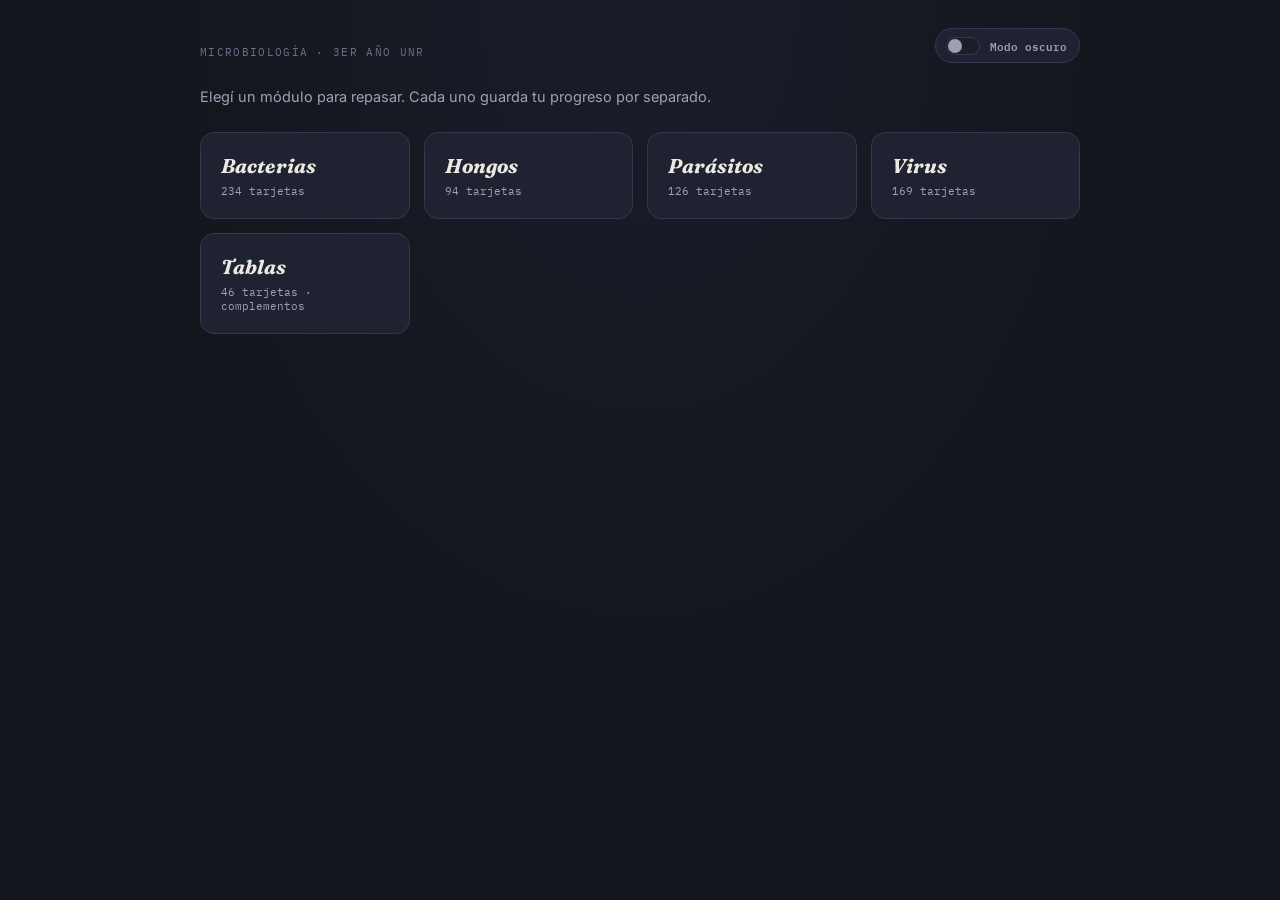
<file: index.html>
<!DOCTYPE html>
<html lang="es">
<head>
<meta charset="UTF-8">
<meta name="viewport" content="width=device-width, initial-scale=1.0">
<title>Microbiología UNR · Repaso</title>
<link rel="stylesheet" href="styles.css">
<script>(function(){try{if(localStorage.getItem('theme')==='light')document.documentElement.setAttribute('data-theme','light');}catch(e){}})();</script>
<style>
  :root{ --cat-a:#a97ce0; }
  .intro{color:var(--ink-dim);font-size:14.5px;line-height:1.6;max-width:60ch;}
</style>
</head>
<body>
<div class="wrap">
  <div class="top">
    <div class="brand">
      <div class="brand-eyebrow">Microbiología · 3er año UNR</div>
    </div>
  </div>
  <p class="intro">Elegí un módulo para repasar. Cada uno guarda tu progreso por separado.</p>

  <div class="hub-grid">
    <a class="hub-card" href="bacterias.html" data-module="bacterias">
      <h3>Bacterias</h3>
      <p class="hub-count">… tarjetas</p>
    </a>
    <a class="hub-card" href="hongos.html" data-module="hongos">
      <h3>Hongos</h3>
      <p class="hub-count">… tarjetas</p>
    </a>
    <a class="hub-card" href="parasitos.html" data-module="parasitos">
      <h3>Parásitos</h3>
      <p class="hub-count">… tarjetas</p>
    </a>
    <a class="hub-card" href="virus.html" data-module="virus">
      <h3>Virus</h3>
      <p class="hub-count">… tarjetas</p>
    </a>
    <a class="hub-card" href="tablas.html" data-module="tablas" data-suffix=" · complementos">
      <h3>Tablas</h3>
      <p class="hub-count">… tarjetas · complementos</p>
    </a>
  </div>

  <div class="footer-note"></div>
</div>
<script src="theme.js"></script>
<script>
(function () {
  function loadModule(name) {
    return new Promise(function (resolve, reject) {
      var s = document.createElement('script');
      s.src = 'data/' + name + '.js';
      s.onload = function () {
        var m = window.MODULE || {};
        var n = (m.cards || []).length + (m.mc || []).length;
        s.remove();
        resolve(n);
      };
      s.onerror = function () {
        s.remove();
        reject(new Error('No se pudo cargar ' + name));
      };
      document.head.appendChild(s);
    });
  }

  // Secuencial: cada data/*.js escribe window.MODULE y no pueden solaparse.
  (async function () {
    var cards = document.querySelectorAll('.hub-card[data-module]');
    for (var i = 0; i < cards.length; i++) {
      var card = cards[i];
      var name = card.getAttribute('data-module');
      var countEl = card.querySelector('.hub-count');
      var suffix = card.getAttribute('data-suffix') || '';
      try {
        var n = await loadModule(name);
        countEl.textContent = n + ' tarjetas' + suffix;
      } catch (e) {
        countEl.textContent = '— tarjetas' + suffix;
      }
    }
    delete window.MODULE;
  })();
})();
</script>
</body>
</html>
</file>
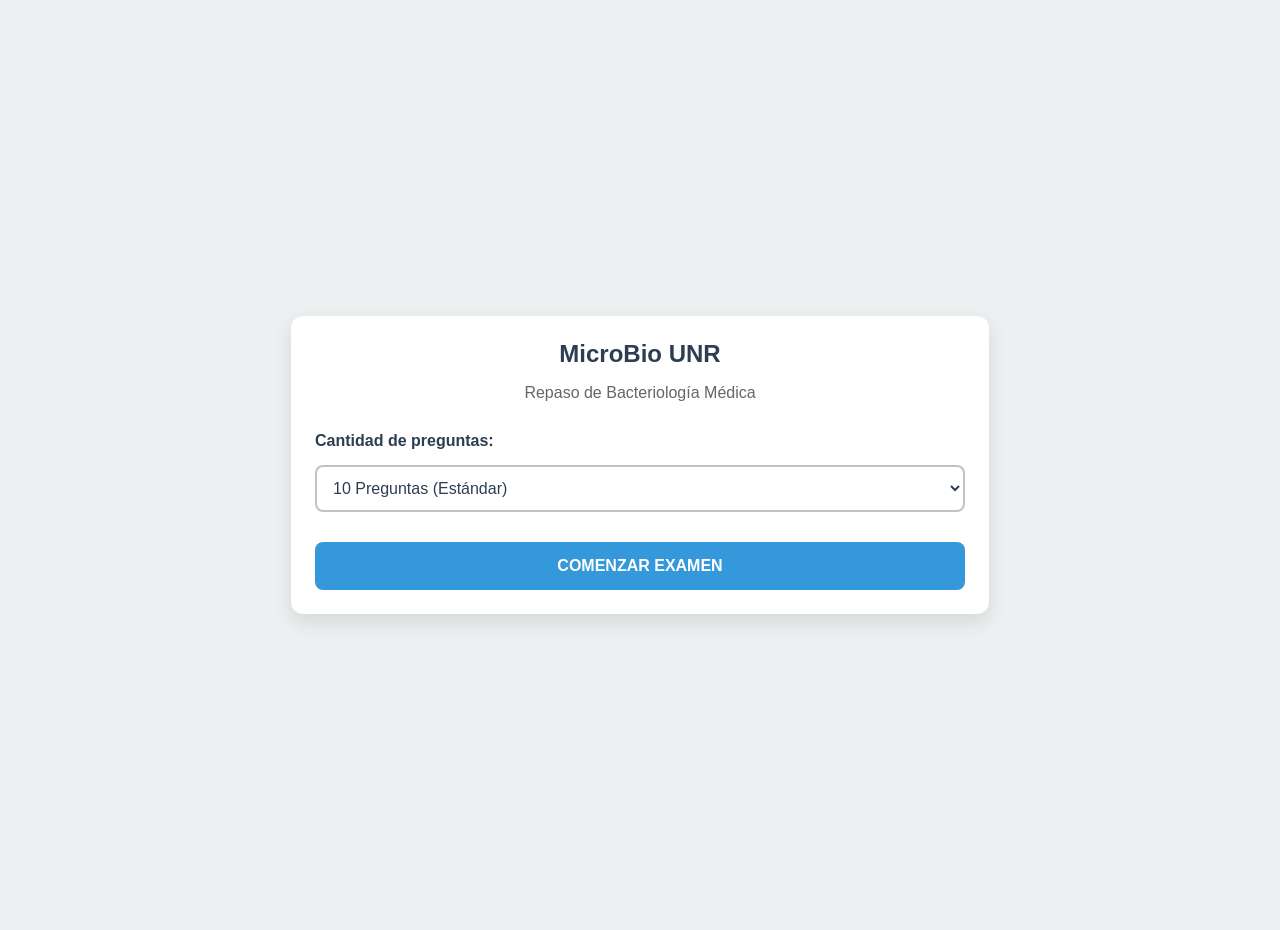
<file: ai_studio_code (4).html>
<!DOCTYPE html>
<html lang="es">
<head>
    <meta charset="UTF-8">
    <meta name="viewport" content="width=device-width, initial-scale=1.0">
    <title>MicroBio UNR - Trainer AI</title>
    <style>
        :root {
            --primary-color: #2c3e50;
            --accent-color: #3498db;
            --clinical-color: #e67e22;
            --bg-color: #ecf0f1;
            --text-color: #2c3e50;
            --correct-color: #27ae60;
            --wrong-color: #c0392b;
            --ai-color: #8e44ad; /* Color violeta para IA */
            --card-bg: #ffffff;
        }

        body {
            font-family: 'Segoe UI', 'Roboto', Helvetica, Arial, sans-serif;
            background-color: var(--bg-color);
            color: var(--text-color);
            display: flex;
            flex-direction: column;
            align-items: center;
            justify-content: center;
            min-height: 100vh;
            margin: 0;
            padding: 15px;
        }

        .container {
            background: var(--card-bg);
            padding: 1.5rem;
            border-radius: 12px;
            box-shadow: 0 8px 20px rgba(0,0,0,0.1);
            max-width: 650px;
            width: 100%;
            text-align: center;
            position: relative;
        }

        /* --- Header --- */
        .header-bar {
            display: flex;
            justify-content: space-between;
            align-items: center;
            border-bottom: 2px solid #f0f0f0;
            padding-bottom: 15px;
            margin-bottom: 20px;
        }

        h1 { font-size: 1.5rem; color: var(--primary-color); margin: 0; }
        
        .score-badge { 
            background: var(--primary-color); 
            color: white; 
            padding: 5px 12px; 
            border-radius: 15px; 
            font-size: 0.9rem; 
            font-weight: bold;
        }

        /* --- Configuración --- */
        .config-box {
            display: flex;
            flex-direction: column;
            gap: 15px;
            margin: 20px 0;
        }

        select {
            padding: 12px;
            font-size: 1rem;
            border: 2px solid #bdc3c7;
            border-radius: 8px;
            background-color: white;
            color: var(--text-color);
            width: 100%;
            cursor: pointer;
        }

        /* --- Quiz UI --- */
        .badge-type {
            display: inline-block;
            padding: 5px 12px;
            border-radius: 20px;
            font-size: 0.8rem;
            font-weight: bold;
            text-transform: uppercase;
            letter-spacing: 1px;
            margin-bottom: 10px;
        }

        .type-theory { background: var(--accent-color); color: white; }
        .type-clinical { background: var(--clinical-color); color: white; }

        .question-content { margin: 20px 0; }

        .main-text {
            font-size: 1.3rem;
            font-weight: 600;
            margin-bottom: 10px;
            color: #2c3e50;
        }

        .sub-text {
            font-size: 1.1rem;
            font-style: italic;
            color: #555;
            min-height: 1.5em;
        }

        /* --- Botones de Opción --- */
        .options-grid {
            display: grid;
            grid-template-columns: 1fr;
            gap: 12px;
            margin-top: 20px;
        }

        @media (min-width: 500px) { .options-grid { grid-template-columns: 1fr 1fr; } }

        button.option-btn {
            padding: 15px;
            font-size: 1rem;
            border: 2px solid #bdc3c7;
            border-radius: 8px;
            background: white;
            cursor: pointer;
            color: #34495e;
            transition: all 0.2s;
            font-weight: 600;
            display: flex;
            align-items: center;
            justify-content: center;
            width: 100%;
        }

        button.option-btn:hover:not([disabled]) {
            background-color: #e8f6fd;
            border-color: var(--accent-color);
            transform: translateY(-2px);
        }

        button.correct { background-color: var(--correct-color) !important; color: white !important; border-color: var(--correct-color) !important; }
        button.wrong { background-color: var(--wrong-color) !important; color: white !important; border-color: var(--wrong-color) !important; opacity: 0.8; }

        /* --- Botones de Acción (Inicio, Siguiente, IA) --- */
        .action-btn {
            background-color: var(--accent-color);
            color: white;
            border: none;
            padding: 15px;
            font-size: 1rem;
            border-radius: 8px;
            width: 100%;
            margin-top: 10px;
            cursor: pointer;
            font-weight: bold;
        }
        
        .action-btn:hover { background-color: #2980b9; }

        /* Botón de IA específico */
        .ai-btn {
            background: linear-gradient(45deg, #8e44ad, #9b59b6);
            color: white;
            margin-top: 10px;
            display: none; /* Oculto por defecto */
            border: none;
            cursor: pointer;
            padding: 12px;
            border-radius: 8px;
            font-weight: bold;
            width: 100%;
            transition: transform 0.2s;
        }

        .ai-btn:hover {
            transform: scale(1.02);
            box-shadow: 0 4px 15px rgba(142, 68, 173, 0.4);
        }

        /* --- Feedback y Errores --- */
        .feedback-area {
            margin-top: 15px;
            padding: 10px;
            border-radius: 8px;
            background: #f8f9fa;
            display: none;
        }
        
        .feedback-visible { display: block; animation: fadeIn 0.3s; }

        .mistakes-container {
            margin-top: 20px;
            text-align: left;
            background-color: #fff5f5;
            border: 1px solid #ffcccc;
            border-radius: 8px;
            padding: 15px;
        }

        .mistakes-list {
            padding-left: 25px;
            margin: 10px 0 0 0;
            color: #c0392b;
        }
        
        .mistakes-list li { margin-bottom: 8px; }

        .hide { display: none; }
        @keyframes fadeIn { from { opacity: 0; } to { opacity: 1; } }

    </style>
</head>
<body>

    <!-- PANTALLA DE INICIO -->
    <div class="container" id="start-screen">
        <h1>MicroBio UNR</h1>
        <p style="color: #666; margin-bottom: 30px;">Repaso de Bacteriología Médica</p>
        
        <div class="config-box">
            <label for="q-count-select" style="font-weight: bold; text-align: left;">Cantidad de preguntas:</label>
            <select id="q-count-select">
                <option value="5">5 Preguntas (Rápido)</option>
                <option value="10" selected>10 Preguntas (Estándar)</option>
                <option value="15">15 Preguntas</option>
                <option value="20">20 Preguntas</option>
                <option value="999">Todas las posibles</option>
            </select>
        </div>

        <button class="action-btn" onclick="initGame()">COMENZAR EXAMEN</button>
    </div>

    <!-- PANTALLA DE JUEGO -->
    <div class="container hide" id="game-container">
        <div class="header-bar">
            <h1>MicroBio UNR</h1>
            <div class="score-badge">
                <span id="question-counter">1/10</span> | <span id="score-display">Pts: 0</span>
            </div>
        </div>

        <!-- Área de la pregunta -->
        <div id="quiz-area">
            <span id="question-badge" class="badge-type type-theory">Teoría</span>
            
            <div class="question-content">
                <div id="primary-display" class="main-text">S. aureus</div>
                <div id="secondary-display" class="sub-text">¿Es catalasa positivo?</div>
            </div>
            
            <div class="options-grid" id="options-container">
                <!-- Botones JS -->
            </div>
        </div>

        <div id="feedback-area" class="feedback-area">
            <strong id="feedback-title"></strong>
            <p id="feedback-detail" style="margin: 5px 0 0 0; font-size: 0.95rem;"></p>
            
            <!-- BOTÓN DE INTELIGENCIA ARTIFICIAL -->
            <button id="ai-btn" class="ai-btn" onclick="askAI()">✨ Explicar con IA</button>
        </div>
        
        <button id="next-btn" class="action-btn" style="display: none;" onclick="nextQuestion()">Siguiente →</button>
    </div>

    <!-- PANTALLA FINAL -->
    <div class="container hide" id="end-screen">
        <h1 style="margin-bottom: 10px;">Resultados</h1>
        <div style="font-size: 3rem; font-weight: bold; color: var(--accent-color);" id="final-score">0%</div>
        <p id="final-message" style="font-size: 1.1rem; font-weight: bold;"></p>

        <div id="mistakes-container" class="mistakes-container hide">
            <h3 style="margin: 0; color: #c0392b; font-size: 1rem;">Temas a repasar:</h3>
            <ul id="mistakes-list" class="mistakes-list"></ul>
        </div>

        <button class="action-btn" onclick="showStartScreen()">Volver al Inicio</button>
    </div>

    <script>
        /* --- BASE DE DATOS --- */
        const microbios = [
            { nombre: "Staphylococcus aureus", gram: "Gram Positivo", catalasa: "Positivo", coagulasa: "Positivo", caso: "Paciente con forúnculo cutáneo y absceso. Muestra purulenta muestra cocos en racimos." },
            { nombre: "Staphylococcus epidermidis", gram: "Gram Positivo", coagulasa: "Negativo", caso: "Infección de catéter. Hemocultivo positivo para cocos en racimos, coagulasa negativo." },
            { nombre: "Staphylococcus saprophyticus", gram: "Gram Positivo", caso: "Mujer joven con disuria. Urocultivo: Cocos G+ resistentes a Novobiocina." },
            { nombre: "Streptococcus pyogenes", gram: "Gram Positivo", hemolisis: "Beta hemolítico", prueba: "Sensible a Bacitracina", caso: "Faringitis purulenta. Exudado con cocos en cadenas beta-hemolíticos." },
            { nombre: "Streptococcus pneumoniae", gram: "Gram Positivo", forma: "Diplococo lanceolado", capsula: "Positivo (Quellung +)", caso: "Neumonía y rigidez de nuca. LCR con diplococos Gram positivos lanceolados." },
            { nombre: "Neisseria meningitidis", gram: "Gram Negativo", forma: "Diplococo (grano café)", metabolismo: "Fermenta Maltosa y Glucosa", caso: "Petequias, fiebre brusca y cefalea intensa." },
            { nombre: "Neisseria gonorrhoeae", gram: "Gram Negativo", forma: "Diplococo intracelular", caso: "Secreción uretral purulenta. Gram: diplococos G- dentro de neutrófilos." },
            { nombre: "Escherichia coli", gram: "Gram Negativo", fermentacion: "Lactosa Positivo", prueba: "Indol Positivo", caso: "Infección urinaria. Bacilo G- fermentador de lactosa (rosa en MacConkey)." },
            { nombre: "Pseudomonas aeruginosa", gram: "Gram Negativo", oxidasa: "Positivo", olor: "Frutas/Uvas", caso: "Paciente quemado, herida con pus verdoso y olor dulzón." },
            { nombre: "Treponema pallidum", tincion: "Campo Oscuro", lesion: "Chancro duro", caso: "Úlcera genital indolora. Espiroqueta visible solo en campo oscuro." },
            { nombre: "Mycobacterium tuberculosis", tincion: "Ziehl-Neelsen (BAAR)", cultivo: "Lowenstein-Jensen", caso: "Tos crónica, pérdida de peso, sudoración. Rx con cavitación apical." },
            { nombre: "Clostridium tetani", gram: "Gram Positivo", forma: "Bacilo en palillo de tambor", caso: "Herida punzante, trismo y risa sardónica." },
            { nombre: "Vibrio cholerae", gram: "Gram Negativo", forma: "Bacilo curvo (coma)", caso: "Diarrea 'agua de arroz' tras comer mariscos." },
            { nombre: "Haemophilus influenzae", gram: "Gram Negativo", cultivo: "Agar Chocolate (X y V)", caso: "Epiglotitis en niño no vacunado." },
            { nombre: "Brucella spp.", gram: "Gram Negativo", cultivo: "Hemocultivo (lento)", caso: "Fiebre ondulante, trabajador rural en contacto con ganado." },
            { nombre: "Klebsiella pneumoniae", gram: "Gram Negativo", fermentacion: "Lactosa Positivo", motilidad: "Inmóvil", caso: "Neumonía en alcohólico, esputo jalea de grosella." },
            { nombre: "Proteus mirabilis", gram: "Gram Negativo", prueba: "Ureasa Positivo", caracteristica: "Swarming", caso: "Infección urinaria asociada a cálculos de estruvita." }
        ];

        /* --- VARIABLES GLOBALES --- */
        let currentQIndex = 0;
        let score = 0;
        let questionsQueue = [];
        let mistakes = []; 
        let maxQuestions = 10;

        /* --- ELEMENTOS DOM --- */
        const ui = {
            startScreen: document.getElementById('start-screen'),
            gameContainer: document.getElementById('game-container'),
            endScreen: document.getElementById('end-screen'),
            selectCount: document.getElementById('q-count-select'),
            badge: document.getElementById('question-badge'),
            primary: document.getElementById('primary-display'),
            secondary: document.getElementById('secondary-display'),
            options: document.getElementById('options-container'),
            feedbackArea: document.getElementById('feedback-area'),
            feedbackTitle: document.getElementById('feedback-title'),
            feedbackDetail: document.getElementById('feedback-detail'),
            nextBtn: document.getElementById('next-btn'),
            aiBtn: document.getElementById('ai-btn'), // Nuevo botón IA
            counter: document.getElementById('question-counter'),
            score: document.getElementById('score-display'),
            finalScore: document.getElementById('final-score'),
            finalMsg: document.getElementById('final-message'),
            mistakesContainer: document.getElementById('mistakes-container'),
            mistakesList: document.getElementById('mistakes-list')
        };

        /* --- FLUJO DEL JUEGO --- */

        function showStartScreen() {
            ui.gameContainer.classList.add('hide');
            ui.endScreen.classList.add('hide');
            ui.startScreen.classList.remove('hide');
        }

        function initGame() {
            const val = ui.selectCount.value;
            maxQuestions = parseInt(val);
            ui.startScreen.classList.add('hide');
            ui.gameContainer.classList.remove('hide');
            startGameLogic();
        }

        function startGameLogic() {
            score = 0;
            currentQIndex = 0;
            mistakes = [];
            ui.score.innerText = "Pts: 0";
            generateQuestionQueue();
            loadQuestion();
        }

        function generateQuestionQueue() {
            questionsQueue = [];
            let limit = (maxQuestions === 999) ? 30 : maxQuestions;

            for (let i = 0; i < limit; i++) {
                const randomMicrobe = microbios[Math.floor(Math.random() * microbios.length)];
                const isClinical = Math.random() > 0.5 && randomMicrobe.caso;
                
                if (isClinical) {
                    questionsQueue.push({
                        type: 'clinical',
                        microbe: randomMicrobe,
                        text: randomMicrobe.caso,
                        correctAnswer: randomMicrobe.nombre
                    });
                } else {
                    const keys = Object.keys(randomMicrobe).filter(k => k !== 'nombre' && k !== 'caso');
                    const randomKey = keys[Math.floor(Math.random() * keys.length)];
                    questionsQueue.push({
                        type: 'theory',
                        microbe: randomMicrobe,
                        key: randomKey,
                        correctAnswer: randomMicrobe[randomKey]
                    });
                }
            }
            maxQuestions = questionsQueue.length;
        }

        function loadQuestion() {
            if (currentQIndex >= maxQuestions) {
                endGame();
                return;
            }

            const q = questionsQueue[currentQIndex];
            ui.counter.innerText = `${currentQIndex + 1}/${maxQuestions}`;
            ui.feedbackArea.classList.remove('feedback-visible');
            ui.feedbackArea.style.display = 'none';
            ui.nextBtn.style.display = "none";
            ui.aiBtn.style.display = "none"; // Ocultar botón IA al cargar
            ui.options.innerHTML = "";

            if (q.type === 'clinical') {
                ui.badge.className = "badge-type type-clinical";
                ui.badge.innerText = "Caso Clínico";
                ui.primary.innerText = "Diagnóstico Presuntivo";
                ui.primary.style.fontSize = "1.1rem";
                ui.secondary.innerText = q.text;
                renderOptions(getMicrobeNamesDistractors(q.correctAnswer), q.correctAnswer);
            } else {
                ui.badge.className = "badge-type type-theory";
                ui.badge.innerText = "Teoría";
                ui.primary.innerText = q.microbe.nombre;
                ui.primary.style.fontSize = "1.3rem";
                ui.secondary.innerText = formatQuestionText(q.key);
                renderOptions(getPropertyDistractors(q.key, q.correctAnswer), q.correctAnswer);
            }
        }

        function renderOptions(optionsList, correct) {
            const shuffled = [...optionsList, correct].sort(() => Math.random() - 0.5);
            shuffled.forEach(opt => {
                const btn = document.createElement('button');
                btn.innerText = opt;
                btn.className = 'option-btn';
                btn.onclick = () => checkAnswer(btn, opt, correct);
                ui.options.appendChild(btn);
            });
        }

        function checkAnswer(btn, selected, correct) {
            const btns = ui.options.querySelectorAll('button.option-btn');
            btns.forEach(b => b.disabled = true);
            const q = questionsQueue[currentQIndex];

            ui.feedbackArea.style.display = 'block';
            ui.feedbackArea.classList.add('feedback-visible');

            if (selected === correct) {
                btn.classList.add('correct');
                ui.feedbackTitle.innerText = "¡Correcto!";
                ui.feedbackTitle.style.color = "var(--correct-color)";
                ui.feedbackDetail.innerText = "";
                score++;
                ui.score.innerText = `Pts: ${score}`;
            } else {
                btn.classList.add('wrong');
                ui.feedbackTitle.innerText = "Incorrecto";
                ui.feedbackTitle.style.color = "var(--wrong-color)";
                ui.feedbackDetail.innerText = `Respuesta: ${correct}`;
                
                btns.forEach(b => {
                    if (b.innerText === correct) b.classList.add('correct');
                });
                
                mistakes.push(`${q.microbe.nombre} (${q.type === 'clinical' ? 'Caso' : q.key})`);
            }
            ui.nextBtn.style.display = "block";
            ui.aiBtn.style.display = "block"; // Mostrar botón IA
        }

        /* --- LÓGICA DE INTELIGENCIA ARTIFICIAL (Gratuita) --- */
        function askAI() {
            const q = questionsQueue[currentQIndex];
            
            let promptText = "";
            
            if (q.type === 'clinical') {
                promptText = `Soy estudiante de medicina. Tengo este caso clínico de microbiología: "${q.text}". La respuesta correcta es "${q.correctAnswer}". Por favor explícame la fisiopatología, por qué es ese microorganismo y descarta las otras posibilidades comunes. Sé breve y didáctico.`;
            } else {
                promptText = `Soy estudiante de medicina. Estoy estudiando microbiología sobre "${q.microbe.nombre}". La pregunta es sobre "${q.key}" y la respuesta correcta es "${q.correctAnswer}". Explícame por qué tiene esa característica y su importancia clínica.`;
            }

            // Codificar para URL
            const encodedPrompt = encodeURIComponent(promptText);
            
            // Usar ChatGPT (funciona directo si el usuario está logueado o en modo invitado)
            const url = `https://chatgpt.com/?q=${encodedPrompt}`;
            
            // Alternativa: Si prefieres Perplexity (mejor para datos puros), descomenta abajo:
            // const url = `https://www.perplexity.ai/?q=${encodedPrompt}`;

            window.open(url, '_blank');
        }

        function nextQuestion() {
            currentQIndex++;
            loadQuestion();
        }

        /* --- HELPERS --- */
        function formatQuestionText(key) {
            const map = { gram: "¿Reacción al Gram?", catalasa: "¿Catalasa?", coagulasa: "¿Coagulasa?", oxidasa: "¿Oxidasa?", hemolisis: "¿Hemólisis?", fermentacion: "¿Fermentación?", cultivo: "¿Medio de cultivo?", tincion: "¿Tinción?", motilidad: "¿Movilidad?", espora: "¿Espora?", capsula: "¿Cápsula?", prueba: "¿Prueba Bioquímica?", metabolismo: "¿Metabolismo?" };
            return map[key] || `¿${key.charAt(0).toUpperCase() + key.slice(1)}?`;
        }

        function getMicrobeNamesDistractors(correct) {
            const all = microbios.map(m => m.nombre).filter(n => n !== correct);
            return [...new Set(all)].sort(() => 0.5 - Math.random()).slice(0, 3);
        }

        function getPropertyDistractors(key, correct) {
            let pool = [];
            if(key === 'gram') pool = ["Gram Positivo", "Gram Negativo", "Gram Variable"];
            else if(['catalasa','coagulasa','oxidasa','motilidad','capsula'].includes(key)) pool = ["Positivo", "Negativo"];
            else {
                pool = microbios.map(m => m[key]).filter(v => v && v !== correct);
                if(pool.length < 3) pool.push("No aplica", "Variable");
            }
            return [...new Set(pool)].sort(() => 0.5 - Math.random()).slice(0, 3);
        }

        function endGame() {
            ui.gameContainer.classList.add('hide');
            ui.endScreen.classList.remove('hide');
            
            const percentage = Math.round((score / maxQuestions) * 100);
            ui.finalScore.innerText = `${percentage}%`;
            
            if(percentage >= 60) ui.finalMsg.innerText = "¡Aprobado!"; 
            else ui.finalMsg.innerText = "Sigue practicando.";

            if (mistakes.length > 0) {
                ui.mistakesContainer.classList.remove('hide');
                ui.mistakesList.innerHTML = "";
                mistakes.forEach(m => {
                    const li = document.createElement('li');
                    li.innerText = m;
                    ui.mistakesList.appendChild(li);
                });
            } else {
                ui.mistakesContainer.classList.add('hide');
                ui.finalMsg.innerText = "¡Excelente! Sin errores.";
            }
        }
    </script>
</body>
</html>
</file>
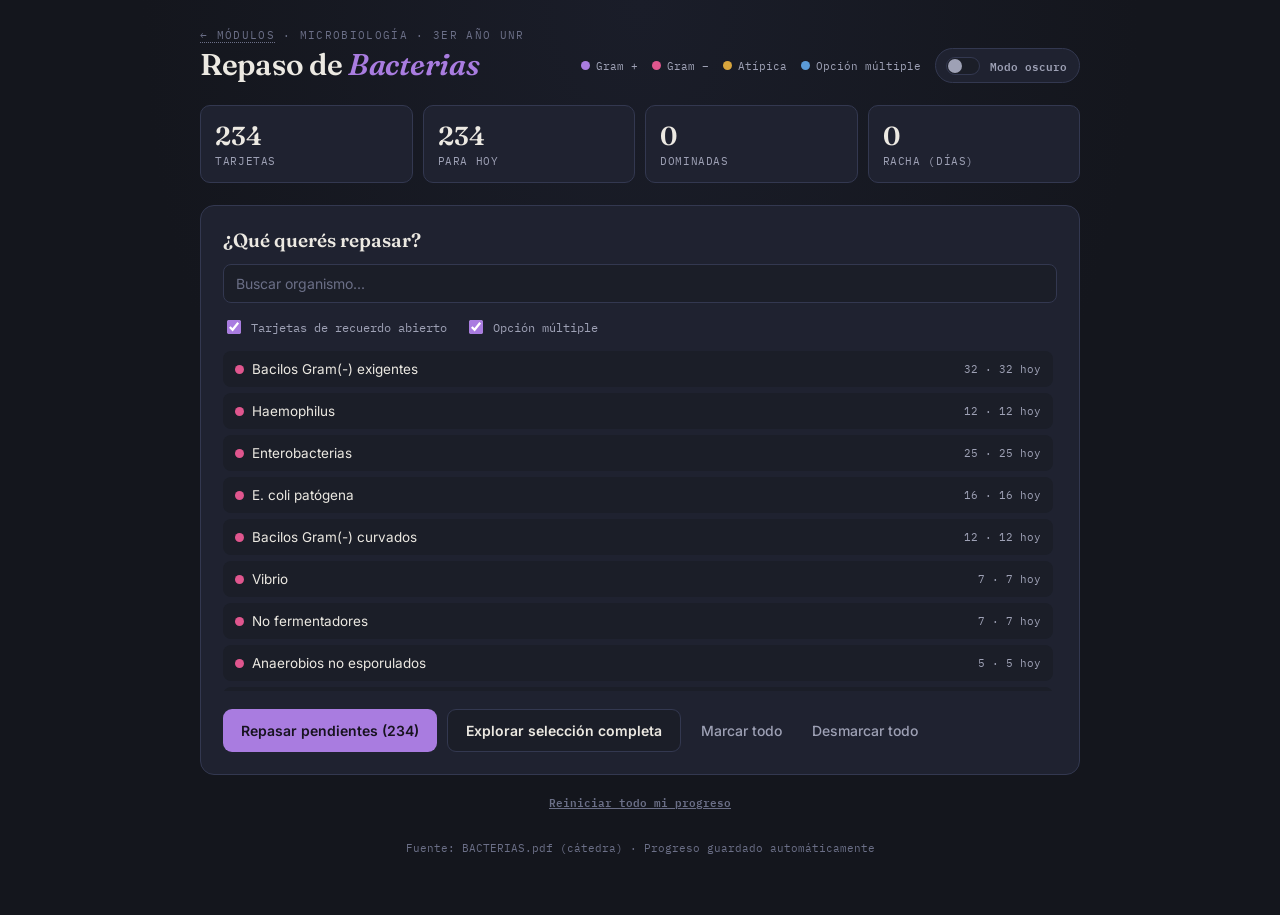
<file: bacterias.html>
<!DOCTYPE html>
<html lang="es">
<head>
<meta charset="UTF-8">
<meta name="viewport" content="width=device-width, initial-scale=1.0">
<title>Microbiología UNR</title>
<link rel="stylesheet" href="styles.css">
<script>(function(){try{if(localStorage.getItem('theme')==='light')document.documentElement.setAttribute('data-theme','light');}catch(e){}})();</script>
</head>
<body>
<div class="wrap">

  <div class="top">
    <div class="brand">
      <div class="brand-eyebrow"><a class="home-link" href="index.html">← Módulos</a> · Microbiología · 3er año UNR</div>
      <h1 id="pageTitle">Repaso</h1>
    </div>
    <div class="legend" id="legend"></div>
  </div>

  <div class="stats">
    <div class="stat"><div class="n" id="statTotal">–</div><div class="l">tarjetas</div></div>
    <div class="stat"><div class="n" id="statDue">–</div><div class="l">para hoy</div></div>
    <div class="stat"><div class="n" id="statMastered">–</div><div class="l">dominadas</div></div>
    <div class="stat"><div class="n" id="statStreak">–</div><div class="l">racha (días)</div></div>
  </div>

  <div id="home">
    <div class="panel">
      <h2>¿Qué querés repasar?</h2>
      <input class="search" id="searchBox" placeholder="Buscar organismo...">
      <div class="toggle-row">
        <label class="toggle-chip"><input type="checkbox" id="toggleOpen" checked> Tarjetas de recuerdo abierto</label>
        <label class="toggle-chip"><input type="checkbox" id="toggleMC" checked> Opción múltiple</label>
      </div>
      <div class="group-list" id="groupList"></div>
      <div class="actions">
        <button class="btn-primary" id="btnStudyDue">Repasar pendientes (<span id="dueCount">0</span>)</button>
        <button class="btn-secondary" id="btnStudyAll">Explorar selección completa</button>
        <button class="btn-ghost" id="btnSelectAll">Marcar todo</button>
        <button class="btn-ghost" id="btnSelectNone">Desmarcar todo</button>
      </div>
    </div>
    <div style="text-align:center;">
      <button class="small-link" id="btnReset">Reiniciar todo mi progreso</button>
    </div>
  </div>

  <div id="study">
    <div class="session-bar">
      <span id="sessionLabel">Sesión</span>
      <div class="progress-track"><div class="progress-fill" id="progressFill"></div></div>
      <span id="sessionCount">0 / 0</span>
    </div>

    <div id="openCardWrap">
      <div class="card-stage">
        <div class="card" id="card">
          <div class="face front">
            <div class="stain-wash" id="washFront"></div>
            <div class="tag-row" id="tagsFront"></div>
            <div class="q-text" id="qText"></div>
            <div class="flip-hint">Tocá la tarjeta para ver la respuesta</div>
          </div>
          <div class="face back">
            <div class="stain-wash" id="washBack"></div>
            <div class="tag-row" id="tagsBack"></div>
            <div class="a-text" id="aText"></div>
          </div>
        </div>
      </div>
      <div class="grade-row" id="gradeRow">
        <button class="grade-btn grade-bad" id="gradeBad">No la sabía<small>vuelve pronto</small></button>
        <button class="grade-btn grade-mid" id="gradeMid">Dudé<small>repaso corto</small></button>
        <button class="grade-btn grade-good" id="gradeGood">La sabía<small>se espacia</small></button>
      </div>
    </div>

    <div id="mcCardWrap">
      <div class="mc-panel">
        <div class="tag-row" id="mcTags"></div>
        <div class="mc-q" id="mcQ"></div>
        <div class="mc-options" id="mcOptions"></div>
        <div class="mc-explain" id="mcExplain"></div>
      </div>
      <button class="btn-primary mc-continue" id="mcContinue">Continuar →</button>
    </div>

    <div class="actions">
      <button class="btn-ghost" id="btnExitStudy">← Volver al inicio</button>
    </div>
  </div>

  <div id="end">
    <h2>Sesión terminada</h2>
    <p id="endSummary"></p>
    <div class="actions" style="justify-content:center;">
      <button class="btn-primary" id="btnBackHome">Volver al inicio</button>
    </div>
  </div>

  <div class="footer-note" id="footerNote"></div>
</div>

<script src="theme.js"></script>
<script src="data/bacterias.js"></script>
<script src="engine.js"></script>
</body>
</html>
</file>
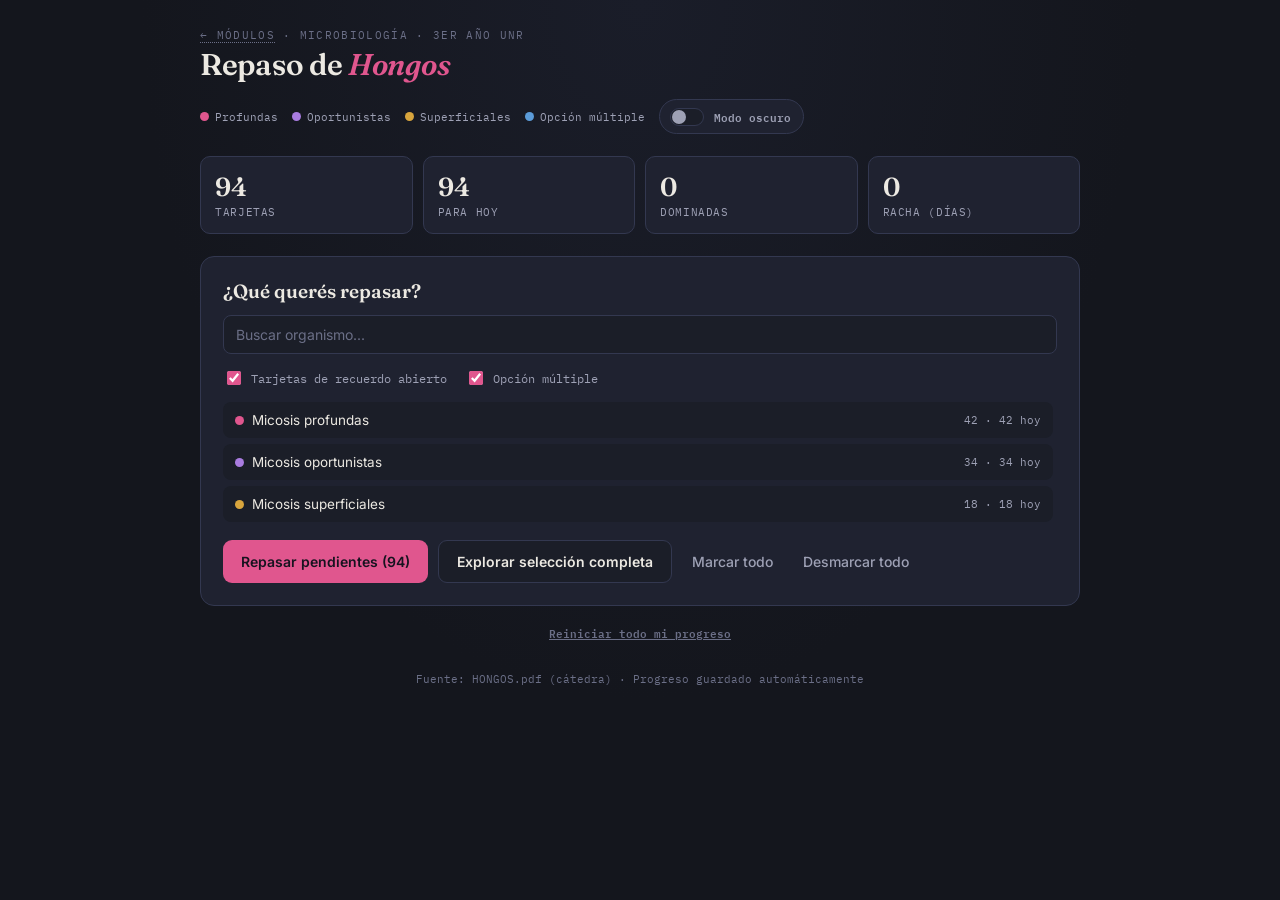
<file: hongos.html>
<!DOCTYPE html>
<html lang="es">
<head>
<meta charset="UTF-8">
<meta name="viewport" content="width=device-width, initial-scale=1.0">
<title>Microbiología UNR</title>
<link rel="stylesheet" href="styles.css">
<script>(function(){try{if(localStorage.getItem('theme')==='light')document.documentElement.setAttribute('data-theme','light');}catch(e){}})();</script>
</head>
<body>
<div class="wrap">

  <div class="top">
    <div class="brand">
      <div class="brand-eyebrow"><a class="home-link" href="index.html">← Módulos</a> · Microbiología · 3er año UNR</div>
      <h1 id="pageTitle">Repaso</h1>
    </div>
    <div class="legend" id="legend"></div>
  </div>

  <div class="stats">
    <div class="stat"><div class="n" id="statTotal">–</div><div class="l">tarjetas</div></div>
    <div class="stat"><div class="n" id="statDue">–</div><div class="l">para hoy</div></div>
    <div class="stat"><div class="n" id="statMastered">–</div><div class="l">dominadas</div></div>
    <div class="stat"><div class="n" id="statStreak">–</div><div class="l">racha (días)</div></div>
  </div>

  <div id="home">
    <div class="panel">
      <h2>¿Qué querés repasar?</h2>
      <input class="search" id="searchBox" placeholder="Buscar organismo...">
      <div class="toggle-row">
        <label class="toggle-chip"><input type="checkbox" id="toggleOpen" checked> Tarjetas de recuerdo abierto</label>
        <label class="toggle-chip"><input type="checkbox" id="toggleMC" checked> Opción múltiple</label>
      </div>
      <div class="group-list" id="groupList"></div>
      <div class="actions">
        <button class="btn-primary" id="btnStudyDue">Repasar pendientes (<span id="dueCount">0</span>)</button>
        <button class="btn-secondary" id="btnStudyAll">Explorar selección completa</button>
        <button class="btn-ghost" id="btnSelectAll">Marcar todo</button>
        <button class="btn-ghost" id="btnSelectNone">Desmarcar todo</button>
      </div>
    </div>
    <div style="text-align:center;">
      <button class="small-link" id="btnReset">Reiniciar todo mi progreso</button>
    </div>
  </div>

  <div id="study">
    <div class="session-bar">
      <span id="sessionLabel">Sesión</span>
      <div class="progress-track"><div class="progress-fill" id="progressFill"></div></div>
      <span id="sessionCount">0 / 0</span>
    </div>

    <div id="openCardWrap">
      <div class="card-stage">
        <div class="card" id="card">
          <div class="face front">
            <div class="stain-wash" id="washFront"></div>
            <div class="tag-row" id="tagsFront"></div>
            <div class="q-text" id="qText"></div>
            <div class="flip-hint">Tocá la tarjeta para ver la respuesta</div>
          </div>
          <div class="face back">
            <div class="stain-wash" id="washBack"></div>
            <div class="tag-row" id="tagsBack"></div>
            <div class="a-text" id="aText"></div>
          </div>
        </div>
      </div>
      <div class="grade-row" id="gradeRow">
        <button class="grade-btn grade-bad" id="gradeBad">No la sabía<small>vuelve pronto</small></button>
        <button class="grade-btn grade-mid" id="gradeMid">Dudé<small>repaso corto</small></button>
        <button class="grade-btn grade-good" id="gradeGood">La sabía<small>se espacia</small></button>
      </div>
    </div>

    <div id="mcCardWrap">
      <div class="mc-panel">
        <div class="tag-row" id="mcTags"></div>
        <div class="mc-q" id="mcQ"></div>
        <div class="mc-options" id="mcOptions"></div>
        <div class="mc-explain" id="mcExplain"></div>
      </div>
      <button class="btn-primary mc-continue" id="mcContinue">Continuar →</button>
    </div>

    <div class="actions">
      <button class="btn-ghost" id="btnExitStudy">← Volver al inicio</button>
    </div>
  </div>

  <div id="end">
    <h2>Sesión terminada</h2>
    <p id="endSummary"></p>
    <div class="actions" style="justify-content:center;">
      <button class="btn-primary" id="btnBackHome">Volver al inicio</button>
    </div>
  </div>

  <div class="footer-note" id="footerNote"></div>
</div>

<script src="theme.js"></script>
<script src="data/hongos.js"></script>
<script src="engine.js"></script>
</body>
</html>
</file>
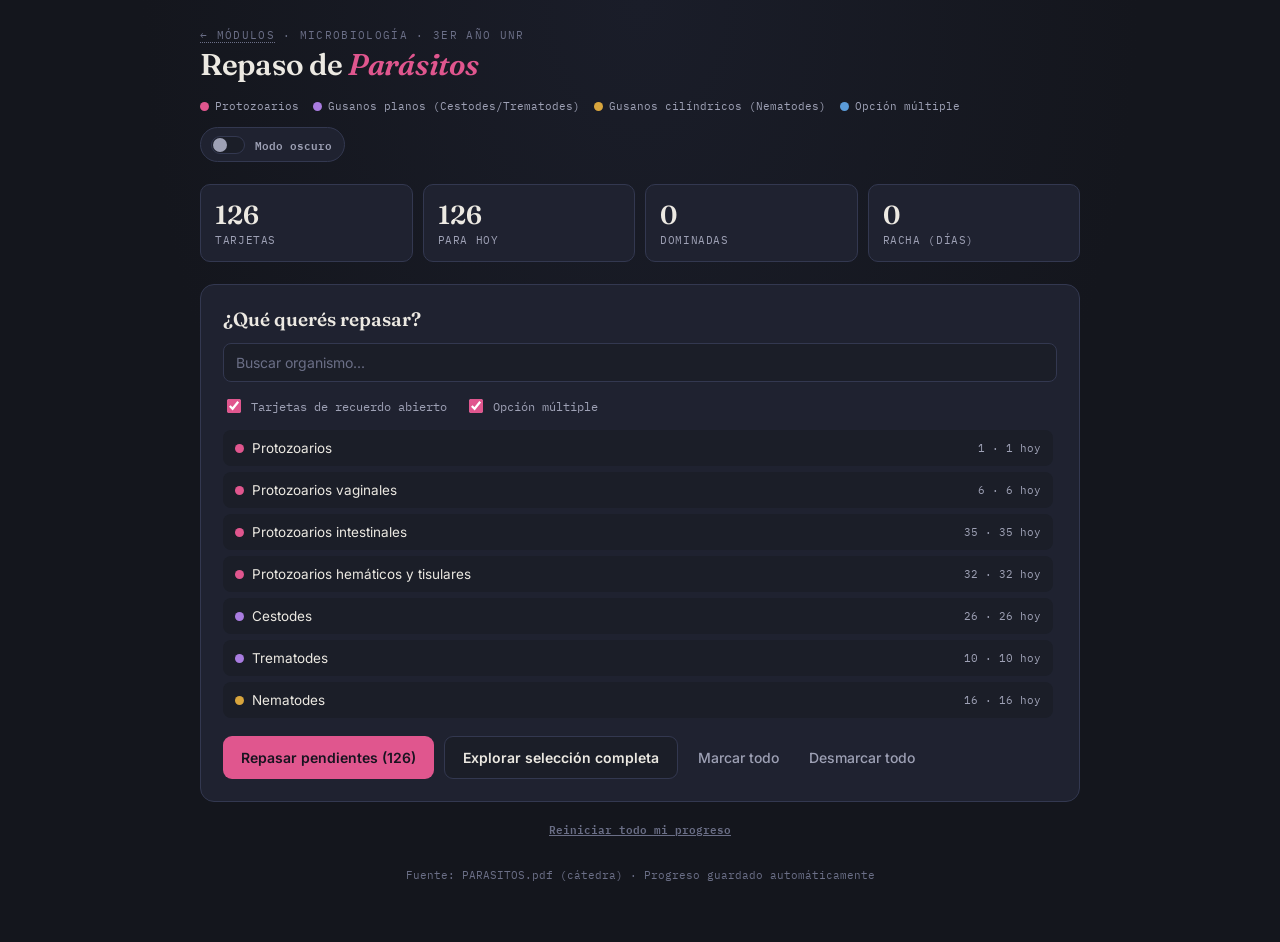
<file: parasitos.html>
<!DOCTYPE html>
<html lang="es">
<head>
<meta charset="UTF-8">
<meta name="viewport" content="width=device-width, initial-scale=1.0">
<title>Microbiología UNR</title>
<link rel="stylesheet" href="styles.css">
<script>(function(){try{if(localStorage.getItem('theme')==='light')document.documentElement.setAttribute('data-theme','light');}catch(e){}})();</script>
</head>
<body>
<div class="wrap">

  <div class="top">
    <div class="brand">
      <div class="brand-eyebrow"><a class="home-link" href="index.html">← Módulos</a> · Microbiología · 3er año UNR</div>
      <h1 id="pageTitle">Repaso</h1>
    </div>
    <div class="legend" id="legend"></div>
  </div>

  <div class="stats">
    <div class="stat"><div class="n" id="statTotal">–</div><div class="l">tarjetas</div></div>
    <div class="stat"><div class="n" id="statDue">–</div><div class="l">para hoy</div></div>
    <div class="stat"><div class="n" id="statMastered">–</div><div class="l">dominadas</div></div>
    <div class="stat"><div class="n" id="statStreak">–</div><div class="l">racha (días)</div></div>
  </div>

  <div id="home">
    <div class="panel">
      <h2>¿Qué querés repasar?</h2>
      <input class="search" id="searchBox" placeholder="Buscar organismo...">
      <div class="toggle-row">
        <label class="toggle-chip"><input type="checkbox" id="toggleOpen" checked> Tarjetas de recuerdo abierto</label>
        <label class="toggle-chip"><input type="checkbox" id="toggleMC" checked> Opción múltiple</label>
      </div>
      <div class="group-list" id="groupList"></div>
      <div class="actions">
        <button class="btn-primary" id="btnStudyDue">Repasar pendientes (<span id="dueCount">0</span>)</button>
        <button class="btn-secondary" id="btnStudyAll">Explorar selección completa</button>
        <button class="btn-ghost" id="btnSelectAll">Marcar todo</button>
        <button class="btn-ghost" id="btnSelectNone">Desmarcar todo</button>
      </div>
    </div>
    <div style="text-align:center;">
      <button class="small-link" id="btnReset">Reiniciar todo mi progreso</button>
    </div>
  </div>

  <div id="study">
    <div class="session-bar">
      <span id="sessionLabel">Sesión</span>
      <div class="progress-track"><div class="progress-fill" id="progressFill"></div></div>
      <span id="sessionCount">0 / 0</span>
    </div>

    <div id="openCardWrap">
      <div class="card-stage">
        <div class="card" id="card">
          <div class="face front">
            <div class="stain-wash" id="washFront"></div>
            <div class="tag-row" id="tagsFront"></div>
            <div class="q-text" id="qText"></div>
            <div class="flip-hint">Tocá la tarjeta para ver la respuesta</div>
          </div>
          <div class="face back">
            <div class="stain-wash" id="washBack"></div>
            <div class="tag-row" id="tagsBack"></div>
            <div class="a-text" id="aText"></div>
          </div>
        </div>
      </div>
      <div class="grade-row" id="gradeRow">
        <button class="grade-btn grade-bad" id="gradeBad">No la sabía<small>vuelve pronto</small></button>
        <button class="grade-btn grade-mid" id="gradeMid">Dudé<small>repaso corto</small></button>
        <button class="grade-btn grade-good" id="gradeGood">La sabía<small>se espacia</small></button>
      </div>
    </div>

    <div id="mcCardWrap">
      <div class="mc-panel">
        <div class="tag-row" id="mcTags"></div>
        <div class="mc-q" id="mcQ"></div>
        <div class="mc-options" id="mcOptions"></div>
        <div class="mc-explain" id="mcExplain"></div>
      </div>
      <button class="btn-primary mc-continue" id="mcContinue">Continuar →</button>
    </div>

    <div class="actions">
      <button class="btn-ghost" id="btnExitStudy">← Volver al inicio</button>
    </div>
  </div>

  <div id="end">
    <h2>Sesión terminada</h2>
    <p id="endSummary"></p>
    <div class="actions" style="justify-content:center;">
      <button class="btn-primary" id="btnBackHome">Volver al inicio</button>
    </div>
  </div>

  <div class="footer-note" id="footerNote"></div>
</div>

<script src="theme.js"></script>
<script src="data/parasitos.js"></script>
<script src="engine.js"></script>
</body>
</html>
</file>
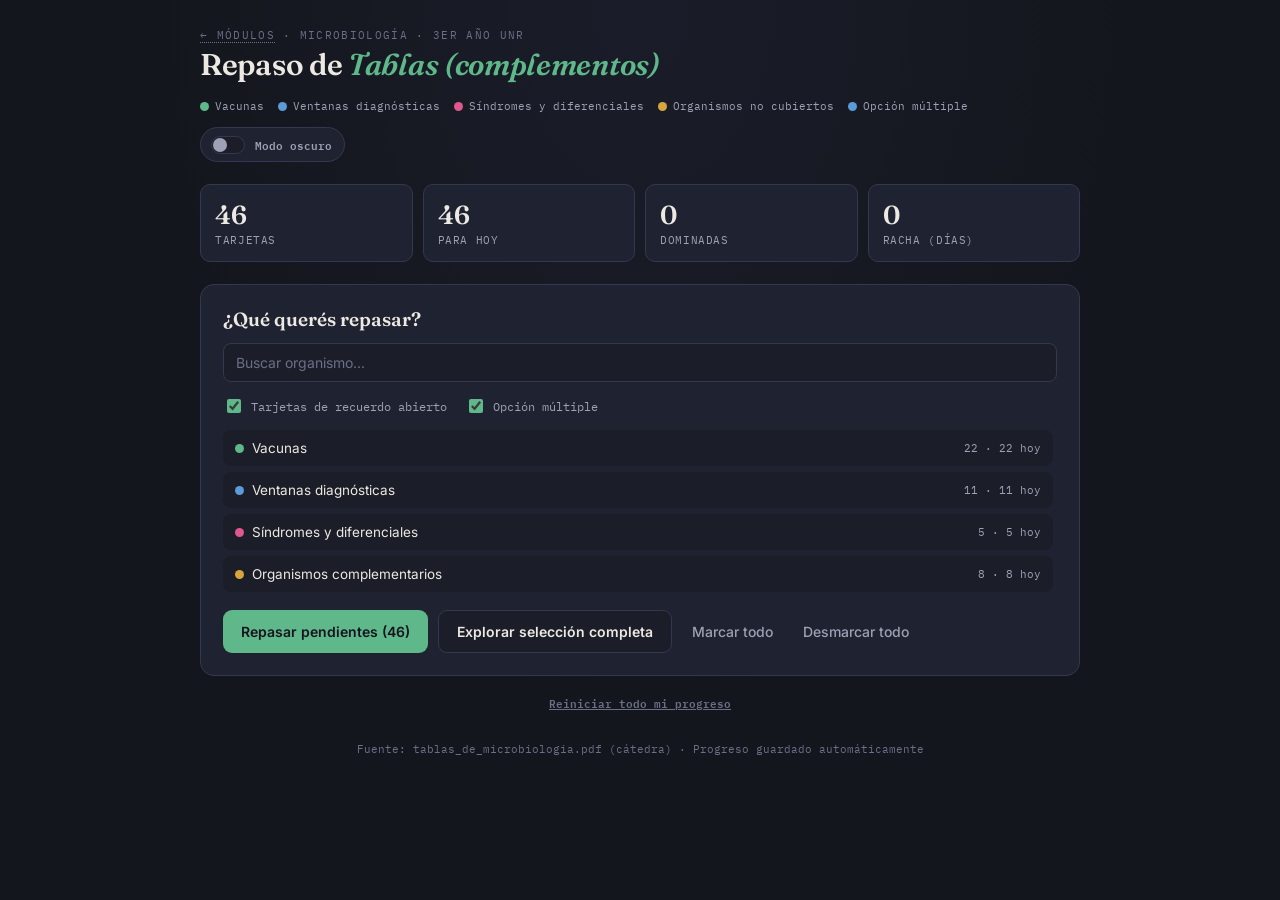
<file: tablas.html>
<!DOCTYPE html>
<html lang="es">
<head>
<meta charset="UTF-8">
<meta name="viewport" content="width=device-width, initial-scale=1.0">
<title>Microbiología UNR</title>
<link rel="stylesheet" href="styles.css">
<script>(function(){try{if(localStorage.getItem('theme')==='light')document.documentElement.setAttribute('data-theme','light');}catch(e){}})();</script>
</head>
<body>
<div class="wrap">

  <div class="top">
    <div class="brand">
      <div class="brand-eyebrow"><a class="home-link" href="index.html">← Módulos</a> · Microbiología · 3er año UNR</div>
      <h1 id="pageTitle">Repaso</h1>
    </div>
    <div class="legend" id="legend"></div>
  </div>

  <div class="stats">
    <div class="stat"><div class="n" id="statTotal">–</div><div class="l">tarjetas</div></div>
    <div class="stat"><div class="n" id="statDue">–</div><div class="l">para hoy</div></div>
    <div class="stat"><div class="n" id="statMastered">–</div><div class="l">dominadas</div></div>
    <div class="stat"><div class="n" id="statStreak">–</div><div class="l">racha (días)</div></div>
  </div>

  <div id="home">
    <div class="panel">
      <h2>¿Qué querés repasar?</h2>
      <input class="search" id="searchBox" placeholder="Buscar organismo...">
      <div class="toggle-row">
        <label class="toggle-chip"><input type="checkbox" id="toggleOpen" checked> Tarjetas de recuerdo abierto</label>
        <label class="toggle-chip"><input type="checkbox" id="toggleMC" checked> Opción múltiple</label>
      </div>
      <div class="group-list" id="groupList"></div>
      <div class="actions">
        <button class="btn-primary" id="btnStudyDue">Repasar pendientes (<span id="dueCount">0</span>)</button>
        <button class="btn-secondary" id="btnStudyAll">Explorar selección completa</button>
        <button class="btn-ghost" id="btnSelectAll">Marcar todo</button>
        <button class="btn-ghost" id="btnSelectNone">Desmarcar todo</button>
      </div>
    </div>
    <div style="text-align:center;">
      <button class="small-link" id="btnReset">Reiniciar todo mi progreso</button>
    </div>
  </div>

  <div id="study">
    <div class="session-bar">
      <span id="sessionLabel">Sesión</span>
      <div class="progress-track"><div class="progress-fill" id="progressFill"></div></div>
      <span id="sessionCount">0 / 0</span>
    </div>

    <div id="openCardWrap">
      <div class="card-stage">
        <div class="card" id="card">
          <div class="face front">
            <div class="stain-wash" id="washFront"></div>
            <div class="tag-row" id="tagsFront"></div>
            <div class="q-text" id="qText"></div>
            <div class="flip-hint">Tocá la tarjeta para ver la respuesta</div>
          </div>
          <div class="face back">
            <div class="stain-wash" id="washBack"></div>
            <div class="tag-row" id="tagsBack"></div>
            <div class="a-text" id="aText"></div>
          </div>
        </div>
      </div>
      <div class="grade-row" id="gradeRow">
        <button class="grade-btn grade-bad" id="gradeBad">No la sabía<small>vuelve pronto</small></button>
        <button class="grade-btn grade-mid" id="gradeMid">Dudé<small>repaso corto</small></button>
        <button class="grade-btn grade-good" id="gradeGood">La sabía<small>se espacia</small></button>
      </div>
    </div>

    <div id="mcCardWrap">
      <div class="mc-panel">
        <div class="tag-row" id="mcTags"></div>
        <div class="mc-q" id="mcQ"></div>
        <div class="mc-options" id="mcOptions"></div>
        <div class="mc-explain" id="mcExplain"></div>
      </div>
      <button class="btn-primary mc-continue" id="mcContinue">Continuar →</button>
    </div>

    <div class="actions">
      <button class="btn-ghost" id="btnExitStudy">← Volver al inicio</button>
    </div>
  </div>

  <div id="end">
    <h2>Sesión terminada</h2>
    <p id="endSummary"></p>
    <div class="actions" style="justify-content:center;">
      <button class="btn-primary" id="btnBackHome">Volver al inicio</button>
    </div>
  </div>

  <div class="footer-note" id="footerNote"></div>
</div>

<script src="theme.js"></script>
<script src="data/tablas.js"></script>
<script src="engine.js"></script>
</body>
</html>
</file>
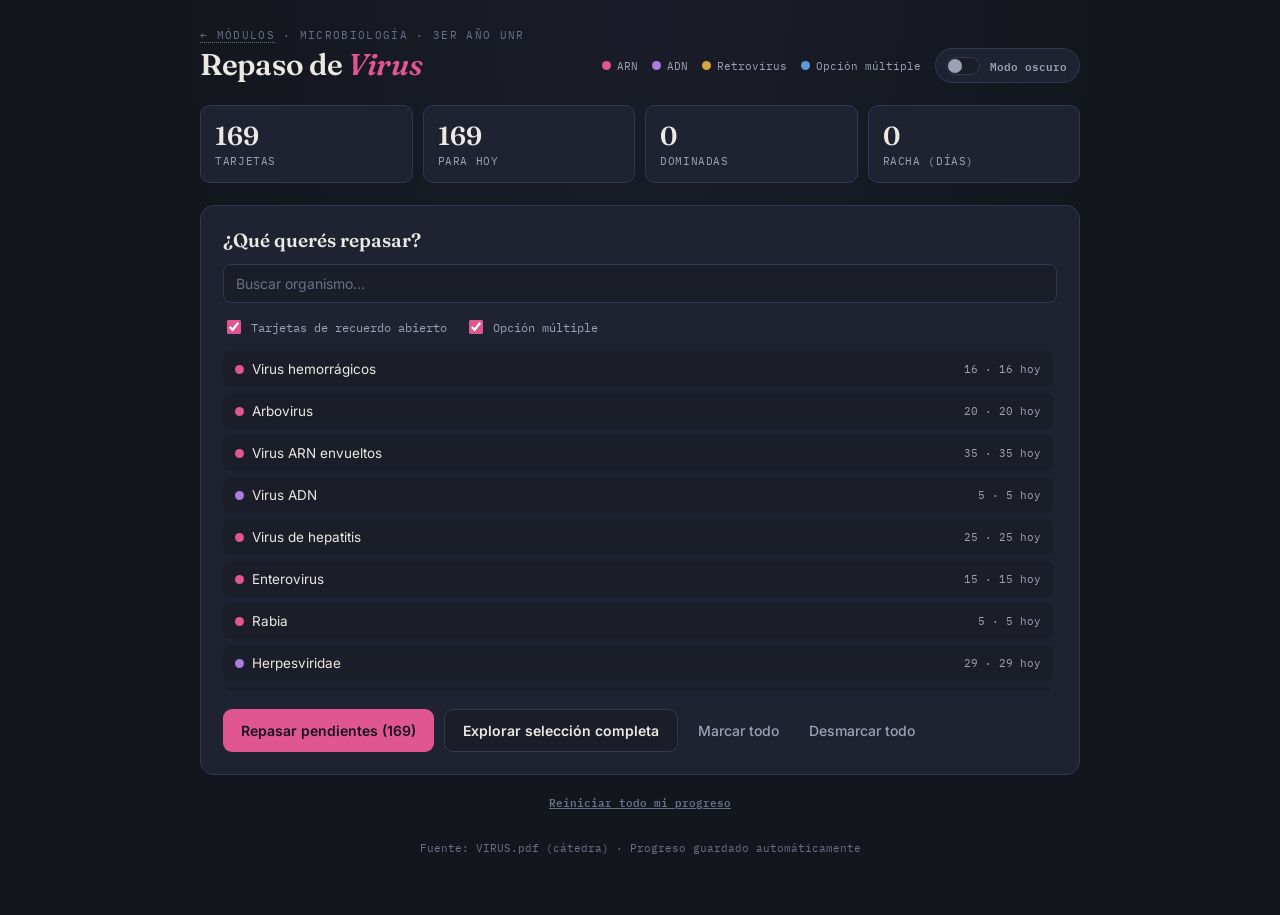
<file: virus.html>
<!DOCTYPE html>
<html lang="es">
<head>
<meta charset="UTF-8">
<meta name="viewport" content="width=device-width, initial-scale=1.0">
<title>Microbiología UNR</title>
<link rel="stylesheet" href="styles.css">
<script>(function(){try{if(localStorage.getItem('theme')==='light')document.documentElement.setAttribute('data-theme','light');}catch(e){}})();</script>
</head>
<body>
<div class="wrap">

  <div class="top">
    <div class="brand">
      <div class="brand-eyebrow"><a class="home-link" href="index.html">← Módulos</a> · Microbiología · 3er año UNR</div>
      <h1 id="pageTitle">Repaso</h1>
    </div>
    <div class="legend" id="legend"></div>
  </div>

  <div class="stats">
    <div class="stat"><div class="n" id="statTotal">–</div><div class="l">tarjetas</div></div>
    <div class="stat"><div class="n" id="statDue">–</div><div class="l">para hoy</div></div>
    <div class="stat"><div class="n" id="statMastered">–</div><div class="l">dominadas</div></div>
    <div class="stat"><div class="n" id="statStreak">–</div><div class="l">racha (días)</div></div>
  </div>

  <div id="home">
    <div class="panel">
      <h2>¿Qué querés repasar?</h2>
      <input class="search" id="searchBox" placeholder="Buscar organismo...">
      <div class="toggle-row">
        <label class="toggle-chip"><input type="checkbox" id="toggleOpen" checked> Tarjetas de recuerdo abierto</label>
        <label class="toggle-chip"><input type="checkbox" id="toggleMC" checked> Opción múltiple</label>
      </div>
      <div class="group-list" id="groupList"></div>
      <div class="actions">
        <button class="btn-primary" id="btnStudyDue">Repasar pendientes (<span id="dueCount">0</span>)</button>
        <button class="btn-secondary" id="btnStudyAll">Explorar selección completa</button>
        <button class="btn-ghost" id="btnSelectAll">Marcar todo</button>
        <button class="btn-ghost" id="btnSelectNone">Desmarcar todo</button>
      </div>
    </div>
    <div style="text-align:center;">
      <button class="small-link" id="btnReset">Reiniciar todo mi progreso</button>
    </div>
  </div>

  <div id="study">
    <div class="session-bar">
      <span id="sessionLabel">Sesión</span>
      <div class="progress-track"><div class="progress-fill" id="progressFill"></div></div>
      <span id="sessionCount">0 / 0</span>
    </div>

    <div id="openCardWrap">
      <div class="card-stage">
        <div class="card" id="card">
          <div class="face front">
            <div class="stain-wash" id="washFront"></div>
            <div class="tag-row" id="tagsFront"></div>
            <div class="q-text" id="qText"></div>
            <div class="flip-hint">Tocá la tarjeta para ver la respuesta</div>
          </div>
          <div class="face back">
            <div class="stain-wash" id="washBack"></div>
            <div class="tag-row" id="tagsBack"></div>
            <div class="a-text" id="aText"></div>
          </div>
        </div>
      </div>
      <div class="grade-row" id="gradeRow">
        <button class="grade-btn grade-bad" id="gradeBad">No la sabía<small>vuelve pronto</small></button>
        <button class="grade-btn grade-mid" id="gradeMid">Dudé<small>repaso corto</small></button>
        <button class="grade-btn grade-good" id="gradeGood">La sabía<small>se espacia</small></button>
      </div>
    </div>

    <div id="mcCardWrap">
      <div class="mc-panel">
        <div class="tag-row" id="mcTags"></div>
        <div class="mc-q" id="mcQ"></div>
        <div class="mc-options" id="mcOptions"></div>
        <div class="mc-explain" id="mcExplain"></div>
      </div>
      <button class="btn-primary mc-continue" id="mcContinue">Continuar →</button>
    </div>

    <div class="actions">
      <button class="btn-ghost" id="btnExitStudy">← Volver al inicio</button>
    </div>
  </div>

  <div id="end">
    <h2>Sesión terminada</h2>
    <p id="endSummary"></p>
    <div class="actions" style="justify-content:center;">
      <button class="btn-primary" id="btnBackHome">Volver al inicio</button>
    </div>
  </div>

  <div class="footer-note" id="footerNote"></div>
</div>

<script src="theme.js"></script>
<script src="data/virus.js"></script>
<script src="engine.js"></script>
</body>
</html>
</file>
<file: styles.css>
@import url('https://fonts.googleapis.com/css2?family=Fraunces:ital,opsz,wght@0,9..144,400;0,9..144,600;1,9..144,500;1,9..144,600&family=Inter:wght@400;500;600;700&family=IBM+Plex+Mono:wght@400;500&display=swap');

:root {
  --bg: #14161d;
  --bg-glow: #1a1d29;
  --bg-2: #1b1e28;
  --panel: #1f2230;
  --panel-2: #262a3a;
  --line: #333850;
  --ink: #ece9e2;
  --ink-dim: #9ea1b5;
  --ink-faint: #6b6f87;
  --good: #5fb88a;
  --mid: #d8a53d;
  --bad: #d1596b;
  --mc: #5b9bd8;
  --btn-primary-ink: #17131f;
  /* --cat-a, --cat-b, --cat-c y sus variantes -soft se definen en tiempo de ejecución por engine.js
     a partir de MODULE.categoryColors (uno por cada grupo temático del módulo) */
}

[data-theme="light"] {
  --bg: #f3f1ea;
  --bg-glow: #ebe7dc;
  --bg-2: #e8e4d8;
  --panel: #fffcf6;
  --panel-2: #f4f0e6;
  --line: #d4cfc0;
  --ink: #1a1c24;
  --ink-dim: #5a5e70;
  --ink-faint: #8a8e9e;
  --good: #2f8f5b;
  --mid: #b07d1a;
  --bad: #c23d52;
  --mc: #3a7eb8;
  --btn-primary-ink: #17131f;
}

* {
  box-sizing: border-box;
}

html,
body {
  margin: 0;
  padding: 0;
}

body {
  background: radial-gradient(ellipse at top, var(--bg-glow) 0%, var(--bg) 55%);
  color: var(--ink);
  font-family: 'Inter', sans-serif;
  min-height: 100vh;
  -webkit-font-smoothing: antialiased;
  transition: background .2s, color .2s;
}

.wrap {
  max-width: 920px;
  margin: 0 auto;
  padding: 28px 20px 60px;
}

.top {
  display: flex;
  align-items: flex-end;
  justify-content: space-between;
  gap: 16px;
  margin-bottom: 22px;
  flex-wrap: wrap;
}

.brand-eyebrow {
  font-family: 'IBM Plex Mono', monospace;
  font-size: 11px;
  letter-spacing: .12em;
  text-transform: uppercase;
  color: var(--ink-faint);
  margin-bottom: 4px;
}

.brand h1 {
  font-family: 'Fraunces', serif;
  font-weight: 600;
  font-size: 30px;
  margin: 0;
  letter-spacing: -0.01em;
}

.brand h1 i {
  font-style: italic;
  color: var(--cat-a);
}

.legend {
  display: flex;
  gap: 14px;
  font-family: 'IBM Plex Mono', monospace;
  font-size: 11px;
  color: var(--ink-dim);
  flex-wrap: wrap;
}

.legend span {
  display: inline-flex;
  align-items: center;
  gap: 6px;
}

.dot {
  width: 9px;
  height: 9px;
  border-radius: 50%;
  display: inline-block;
}

.dot.mc {
  background: var(--mc);
}

.home-link {
  font-family: 'IBM Plex Mono', monospace;
  font-size: 11px;
  color: var(--ink-faint);
  text-decoration: none;
  border-bottom: 1px dotted var(--ink-faint);
}

.home-link:hover {
  color: var(--ink-dim);
}

.top-actions {
  display: flex;
  align-items: center;
  gap: 14px;
  flex-wrap: wrap;
}

.theme-toggle {
  display: inline-flex;
  align-items: center;
  gap: 10px;
  font-family: 'IBM Plex Mono', monospace;
  font-size: 11px;
  color: var(--ink-dim);
  background: var(--panel);
  border: 1px solid var(--line);
  border-radius: 999px;
  padding: 7px 12px 7px 10px;
  cursor: pointer;
  user-select: none;
  flex-shrink: 0;
}

.theme-toggle:hover {
  border-color: var(--ink-faint);
  color: var(--ink);
}

.theme-toggle-track {
  position: relative;
  width: 34px;
  height: 18px;
  border-radius: 999px;
  background: var(--bg-2);
  border: 1px solid var(--line);
  flex-shrink: 0;
  transition: background .2s, border-color .2s;
}

.theme-toggle-thumb {
  position: absolute;
  top: 1px;
  left: 1px;
  width: 14px;
  height: 14px;
  border-radius: 50%;
  background: var(--ink-dim);
  transition: transform .2s, background .2s;
}

[data-theme="light"] .theme-toggle-thumb {
  transform: translateX(16px);
  background: var(--cat-a, #a97ce0);
}

[data-theme="light"] .theme-toggle-track {
  background: color-mix(in srgb, var(--cat-a, #a97ce0) 22%, var(--bg-2));
  border-color: color-mix(in srgb, var(--cat-a, #a97ce0) 40%, var(--line));
}

.stats {
  display: grid;
  grid-template-columns: repeat(4, 1fr);
  gap: 10px;
  margin-bottom: 22px;
}

.stat {
  background: var(--panel);
  border: 1px solid var(--line);
  border-radius: 10px;
  padding: 14px 14px;
}

.stat .n {
  font-family: 'Fraunces', serif;
  font-size: 26px;
  font-weight: 600;
}

.stat .l {
  font-family: 'IBM Plex Mono', monospace;
  font-size: 10.5px;
  color: var(--ink-dim);
  text-transform: uppercase;
  letter-spacing: .06em;
  margin-top: 2px;
}

.panel {
  background: var(--panel);
  border: 1px solid var(--line);
  border-radius: 14px;
  padding: 22px;
  margin-bottom: 16px;
}

.panel h2 {
  font-family: 'Fraunces', serif;
  font-size: 19px;
  margin: 0 0 12px;
  font-weight: 600;
}

.search {
  width: 100%;
  background: var(--bg-2);
  border: 1px solid var(--line);
  color: var(--ink);
  border-radius: 8px;
  padding: 10px 12px;
  font-family: 'Inter';
  font-size: 14px;
  margin-bottom: 14px;
}

.search::placeholder {
  color: var(--ink-faint);
}

.toggle-row {
  display: flex;
  gap: 18px;
  margin-bottom: 14px;
  flex-wrap: wrap;
}

.toggle-chip {
  display: flex;
  align-items: center;
  gap: 7px;
  font-family: 'IBM Plex Mono', monospace;
  font-size: 11.5px;
  color: var(--ink-dim);
  cursor: pointer;
  user-select: none;
}

.toggle-chip input {
  accent-color: var(--cat-a);
  width: 14px;
  height: 14px;
}

.group-list {
  display: flex;
  flex-direction: column;
  gap: 6px;
  max-height: 340px;
  overflow-y: auto;
  padding-right: 4px;
}

.group-row {
  display: flex;
  align-items: center;
  justify-content: space-between;
  gap: 10px;
  padding: 9px 11px;
  border-radius: 8px;
  background: var(--bg-2);
  border: 1px solid transparent;
  cursor: pointer;
  transition: .15s;
}

.group-row:hover {
  border-color: var(--line);
}

.group-row.off {
  opacity: .4;
}

.group-name {
  font-size: 13.5px;
  display: flex;
  align-items: center;
  gap: 8px;
}

.group-count {
  font-family: 'IBM Plex Mono', monospace;
  font-size: 11px;
  color: var(--ink-dim);
}

.actions {
  display: flex;
  gap: 10px;
  margin-top: 18px;
  flex-wrap: wrap;
}

button {
  font-family: 'Inter';
  cursor: pointer;
  border: none;
  border-radius: 9px;
  font-weight: 600;
  font-size: 14px;
  padding: 12px 18px;
  transition: .15s;
}

.btn-primary {
  background: var(--cat-a);
  color: var(--btn-primary-ink);
}

.btn-primary:hover {
  filter: brightness(1.08);
}

.btn-secondary {
  background: var(--bg-2);
  color: var(--ink);
  border: 1px solid var(--line);
}

.btn-secondary:hover {
  border-color: var(--ink-faint);
}

.btn-ghost {
  background: transparent;
  color: var(--ink-dim);
  font-weight: 500;
  padding: 8px 10px;
}

.btn-ghost:hover {
  color: var(--ink);
}

.small-link {
  font-family: 'IBM Plex Mono', monospace;
  font-size: 11px;
  color: var(--ink-faint);
  background: none;
  border: none;
  text-decoration: underline;
  padding: 0;
  cursor: pointer;
}

#study {
  display: none;
}

.session-bar {
  display: flex;
  align-items: center;
  justify-content: space-between;
  margin-bottom: 14px;
  font-family: 'IBM Plex Mono', monospace;
  font-size: 11px;
  color: var(--ink-dim);
}

.progress-track {
  flex: 1;
  height: 4px;
  background: var(--panel-2);
  border-radius: 2px;
  margin: 0 14px;
  overflow: hidden;
}

.progress-fill {
  height: 100%;
  background: var(--cat-a);
  width: 0%;
  transition: width .3s;
}

.card-stage {
  perspective: 1400px;
  margin-bottom: 18px;
}

.card {
  position: relative;
  min-height: 300px;
  border-radius: 16px;
  cursor: pointer;
  transform-style: preserve-3d;
  transition: transform .5s cubic-bezier(.4, .2, .2, 1);
}

.card.flipped {
  transform: rotateY(180deg);
}

.face {
  position: absolute;
  inset: 0;
  backface-visibility: hidden;
  border-radius: 16px;
  padding: 30px 32px;
  display: flex;
  flex-direction: column;
  border: 1px solid var(--line);
  background: linear-gradient(150deg, var(--panel) 0%, var(--panel-2) 100%);
}

.face.back {
  transform: rotateY(180deg);
}

.stain-wash {
  position: absolute;
  inset: 0;
  border-radius: 16px;
  opacity: .55;
  pointer-events: none;
}

.tag-row {
  display: flex;
  gap: 8px;
  flex-wrap: wrap;
  margin-bottom: 18px;
}

.tag {
  font-family: 'IBM Plex Mono', monospace;
  font-size: 10.5px;
  padding: 4px 9px;
  border-radius: 20px;
  letter-spacing: .03em;
}

.tag.grupo {
  background: var(--bg-2);
  color: var(--ink-dim);
  border: 1px solid var(--line);
}

.tag.org {
  font-style: italic;
  font-family: 'Fraunces', serif;
  background: transparent;
  border: 1px solid currentColor;
  padding: 4px 10px;
}

.tag.cat {
  background: var(--bg-2);
  color: var(--ink-faint);
}

.tag.dx {
  background: rgba(91, 155, 216, 0.14);
  color: var(--mc);
  border: 1px solid rgba(91, 155, 216, 0.35);
}

.q-text {
  font-family: 'Fraunces', serif;
  font-size: 22px;
  line-height: 1.42;
  font-weight: 500;
  flex: 1;
}

.a-text {
  font-family: 'Inter';
  font-size: 15.5px;
  line-height: 1.6;
  color: var(--ink);
  flex: 1;
}

.flip-hint {
  font-family: 'IBM Plex Mono', monospace;
  font-size: 10.5px;
  color: var(--ink-faint);
  text-align: center;
  margin-top: auto;
  padding-top: 14px;
}

.grade-row {
  display: none;
  gap: 10px;
  margin-bottom: 8px;
}

.grade-row.show {
  display: grid;
  grid-template-columns: 1fr 1fr 1fr;
}

.grade-btn {
  padding: 14px 8px;
  border-radius: 10px;
  font-size: 13px;
  text-align: center;
}

.grade-btn small {
  display: block;
  font-family: 'IBM Plex Mono', monospace;
  font-size: 10px;
  font-weight: 400;
  margin-top: 3px;
  opacity: .75;
}

.grade-bad {
  background: rgba(209, 89, 107, 0.15);
  color: var(--bad);
  border: 1px solid rgba(209, 89, 107, 0.4);
}

.grade-mid {
  background: rgba(216, 165, 61, 0.15);
  color: var(--mid);
  border: 1px solid rgba(216, 165, 61, 0.4);
}

.grade-good {
  background: rgba(95, 184, 138, 0.15);
  color: var(--good);
  border: 1px solid rgba(95, 184, 138, 0.4);
}

.grade-bad:hover {
  background: rgba(209, 89, 107, 0.25);
}

.grade-mid:hover {
  background: rgba(216, 165, 61, 0.25);
}

.grade-good:hover {
  background: rgba(95, 184, 138, 0.25);
}

#mcCardWrap {
  display: none;
}

.mc-panel {
  border-radius: 16px;
  padding: 30px 32px;
  border: 1px solid var(--line);
  background: linear-gradient(150deg, var(--panel) 0%, var(--panel-2) 100%);
  position: relative;
  overflow: hidden;
  margin-bottom: 18px;
  min-height: 300px;
  display: flex;
  flex-direction: column;
}

.mc-q {
  font-family: 'Fraunces', serif;
  font-size: 21px;
  line-height: 1.42;
  font-weight: 500;
  margin-bottom: 22px;
}

.mc-options {
  display: flex;
  flex-direction: column;
  gap: 10px;
}

.mc-option {
  text-align: left;
  background: var(--bg-2);
  border: 1px solid var(--line);
  color: var(--ink);
  font-weight: 500;
  font-size: 14px;
  padding: 13px 16px;
  border-radius: 10px;
}

.mc-option:hover:not(.locked) {
  border-color: var(--ink-faint);
}

.mc-option.correct {
  background: rgba(95, 184, 138, 0.18);
  border-color: var(--good);
  color: var(--good);
}

.mc-option.incorrect {
  background: rgba(209, 89, 107, 0.18);
  border-color: var(--bad);
  color: var(--bad);
}

.mc-option.locked {
  cursor: default;
}

.mc-explain {
  margin-top: 18px;
  padding: 14px 16px;
  border-radius: 10px;
  background: var(--bg-2);
  border: 1px solid var(--line);
  font-size: 13.5px;
  line-height: 1.55;
  color: var(--ink-dim);
  display: none;
}

.mc-explain.show {
  display: block;
}

.mc-continue {
  display: none;
  margin-top: 16px;
}

.mc-continue.show {
  display: inline-block;
}

#end {
  display: none;
  text-align: center;
  padding: 40px 20px;
}

#end h2 {
  font-family: 'Fraunces', serif;
  font-size: 26px;
}

#end p {
  color: var(--ink-dim);
  font-size: 14px;
  margin-bottom: 22px;
}

.footer-note {
  text-align: center;
  font-family: 'IBM Plex Mono', monospace;
  font-size: 10.5px;
  color: var(--ink-faint);
  margin-top: 30px;
}

/* Hub / index.html */
.hub-grid {
  display: grid;
  grid-template-columns: repeat(auto-fit, minmax(200px, 1fr));
  gap: 14px;
  margin-top: 24px;
}

.hub-card {
  background: var(--panel);
  border: 1px solid var(--line);
  border-radius: 14px;
  padding: 20px;
  text-decoration: none;
  color: var(--ink);
  display: block;
  transition: .15s;
}

.hub-card:hover {
  border-color: var(--ink-faint);
  transform: translateY(-2px);
}

.hub-card h3 {
  font-family: 'Fraunces', serif;
  font-size: 20px;
  margin: 0 0 6px;
  font-style: italic;
}

.hub-card p {
  font-family: 'IBM Plex Mono', monospace;
  font-size: 11px;
  color: var(--ink-dim);
  margin: 0;
}

.hub-card.disabled {
  opacity: .35;
  pointer-events: none;
}

@media (max-width:640px) {
  .stats {
    grid-template-columns: repeat(2, 1fr);
  }

  .q-text {
    font-size: 19px;
  }

  .grade-row.show {
    grid-template-columns: 1fr;
  }
}
</file>
